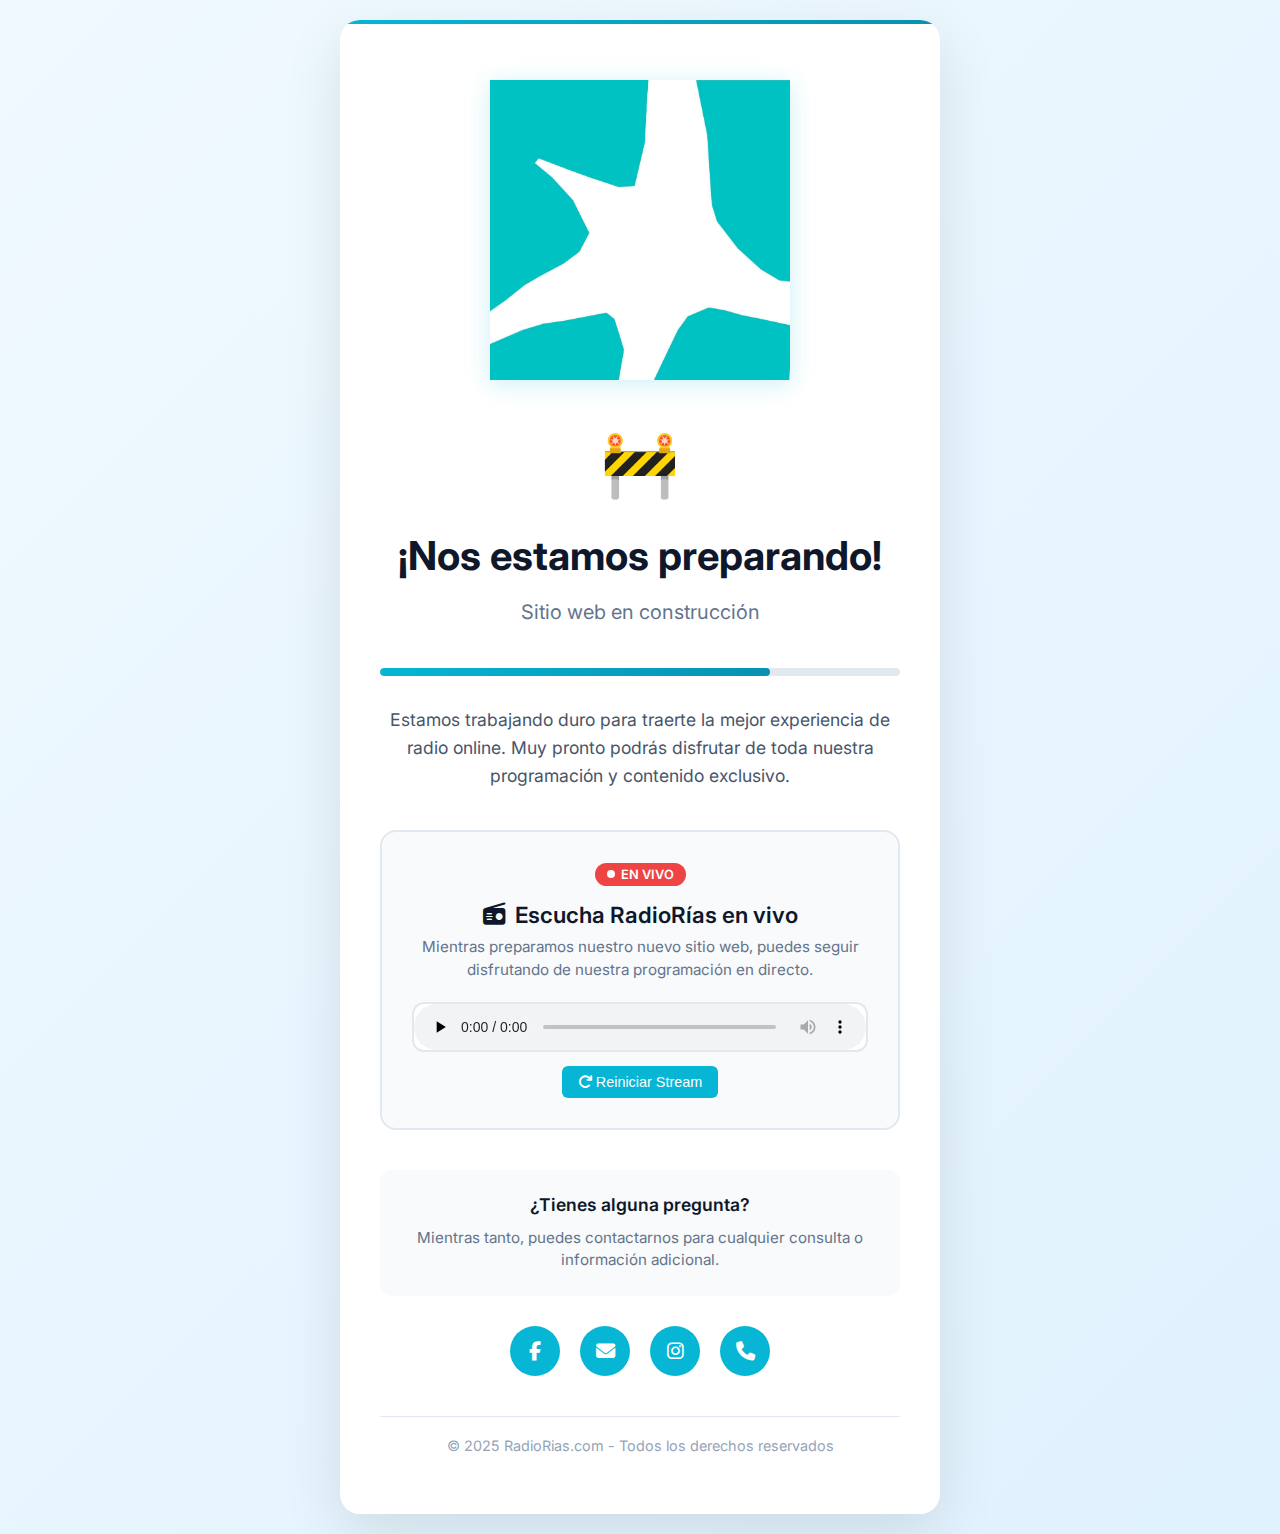
<file: index.html>
<!DOCTYPE html>
<html lang="es">
<head>
    <meta charset="UTF-8">
    <meta name="viewport" content="width=device-width, initial-scale=1.0">
    <title>RadioRias.com - Sitio en Construcción</title>
    <meta name="description" content="RadioRias.com se está preparando. Sitio web en construcción.">
    <link rel="preconnect" href="https://fonts.googleapis.com">
    <link rel="preconnect" href="https://fonts.gstatic.com" crossorigin>
    <link href="https://fonts.googleapis.com/css2?family=Inter:wght@400;600;700&display=swap" rel="stylesheet">
    <link rel="stylesheet" href="https://cdnjs.cloudflare.com/ajax/libs/font-awesome/6.5.0/css/all.min.css">
    <link rel="shortcut icon" href="assets/images/favicon.svg" />
    <style>
        * {
            margin: 0;
            padding: 0;
            box-sizing: border-box;
        }

        body {
            font-family: 'Inter', -apple-system, BlinkMacSystemFont, 'Segoe UI', Roboto, sans-serif;
            background: linear-gradient(135deg, #f0f9ff 0%, #e0f2fe 100%);
            min-height: 100vh;
            display: flex;
            align-items: center;
            justify-content: center;
            padding: 20px;
        }

        .container {
            text-align: center;
            max-width: 600px;
            width: 100%;
            background: white;
            border-radius: 20px;
            padding: 60px 40px;
            box-shadow: 0 20px 60px rgba(0, 0, 0, 0.1);
            position: relative;
            overflow: hidden;
        }

        .container::before {
            content: '';
            position: absolute;
            top: 0;
            left: 0;
            right: 0;
            height: 4px;
            background: linear-gradient(90deg, #06b6d4, #0891b2);
        }

        .logo {
            max-width: 300px;
            width: 100%;
            height: auto;
            margin-bottom: 40px;
            filter: drop-shadow(0 4px 12px rgba(6, 182, 212, 0.2));
        }

        .main-title {
            font-size: 2.5rem;
            font-weight: 700;
            color: #0f172a;
            margin-bottom: 16px;
            line-height: 1.2;
        }

        .subtitle {
            font-size: 1.25rem;
            color: #64748b;
            margin-bottom: 40px;
            font-weight: 400;
            line-height: 1.6;
        }

        .construction-icon {
            font-size: 4rem;
            margin-bottom: 30px;
            animation: bounce 2s infinite;
        }

        @keyframes bounce {
            0%, 20%, 50%, 80%, 100% {
                transform: translateY(0);
            }
            40% {
                transform: translateY(-10px);
            }
            60% {
                transform: translateY(-5px);
            }
        }

        .progress-bar {
            width: 100%;
            height: 8px;
            background-color: #e2e8f0;
            border-radius: 4px;
            overflow: hidden;
            margin-bottom: 30px;
        }

        .progress-fill {
            height: 100%;
            background: linear-gradient(90deg, #06b6d4, #0891b2);
            width: 75%;
            border-radius: 4px;
            animation: pulse 2s ease-in-out infinite alternate;
        }

        @keyframes pulse {
            0% {
                opacity: 0.8;
            }
            100% {
                opacity: 1;
            }
        }

        .message {
            font-size: 1.1rem;
            color: #475569;
            margin-bottom: 40px;
            line-height: 1.6;
        }

        /* Estilos mejorados para el reproductor de radio */
        .radio-player {
            background: #f8fafc;
            border-radius: 16px;
            padding: 30px;
            margin: 40px 0;
            border: 2px solid #e2e8f0;
            transition: all 0.3s ease;
        }

        .radio-player:hover {
            border-color: #06b6d4;
            box-shadow: 0 8px 25px rgba(6, 182, 212, 0.15);
        }

        .radio-title {
            font-size: 1.4rem;
            font-weight: 600;
            color: #0f172a;
            margin-bottom: 8px;
            display: flex;
            align-items: center;
            justify-content: center;
            gap: 10px;
        }

        .radio-subtitle {
            color: #64748b;
            font-size: 0.95rem;
            margin-bottom: 20px;
            line-height: 1.5;
        }

        .audio-player {
            width: 100%;
            height: 50px;
            border-radius: 12px;
            outline: none;
            background: white;
            border: 2px solid #e2e8f0;
            transition: all 0.3s ease;
        }

        .audio-player:focus {
            border-color: #06b6d4;
            box-shadow: 0 0 0 3px rgba(6, 182, 212, 0.1);
        }

        .live-indicator {
            display: inline-flex;
            align-items: center;
            gap: 6px;
            background: #ef4444;
            color: white;
            padding: 4px 12px;
            border-radius: 20px;
            font-size: 0.8rem;
            font-weight: 600;
            margin-bottom: 15px;
            animation: pulse-live 2s infinite;
        }

        .live-dot {
            width: 8px;
            height: 8px;
            background: white;
            border-radius: 50%;
            animation: blink 1.5s infinite;
        }

        @keyframes pulse-live {
            0%, 100% {
                opacity: 1;
            }
            50% {
                opacity: 0.8;
            }
        }

        @keyframes blink {
            0%, 50% {
                opacity: 1;
            }
            51%, 100% {
                opacity: 0.3;
            }
        }

        /* Estilos para mensajes de estado */
        .status-message {
            padding: 12px;
            border-radius: 8px;
            font-size: 0.9rem;
            margin-top: 10px;
            display: none;
            align-items: center;
            gap: 8px;
        }

        .status-loading {
            background: #fef3c7;
            border: 1px solid #fde68a;
            color: #d97706;
        }

        .status-error {
            background: #fef2f2;
            border: 1px solid #fecaca;
            color: #dc2626;
        }

        .status-success {
            background: #f0fdf4;
            border: 1px solid #bbf7d0;
            color: #16a34a;
        }

        .status-reconnecting {
            background: #eff6ff;
            border: 1px solid #bfdbfe;
            color: #2563eb;
        }

        .contact-info {
            background: #f8fafc;
            border-radius: 12px;
            padding: 24px;
            margin-top: 30px;
        }

        .contact-title {
            font-size: 1.1rem;
            font-weight: 600;
            color: #0f172a;
            margin-bottom: 12px;
        }

        .contact-text {
            color: #64748b;
            font-size: 0.95rem;
            line-height: 1.5;
        }

        .social-links {
            display: flex;
            justify-content: center;
            gap: 20px;
            margin-top: 30px;
        }

        .social-link {
            width: 50px;
            height: 50px;
            border-radius: 50%;
            background: #06b6d4;
            display: flex;
            align-items: center;
            justify-content: center;
            color: white;
            text-decoration: none;
            font-size: 1.2rem;
            transition: all 0.3s ease;
        }

        .social-link:hover {
            background: #0891b2;
            transform: translateY(-2px);
            box-shadow: 0 8px 20px rgba(6, 182, 212, 0.3);
        }

        .footer {
            margin-top: 40px;
            padding-top: 20px;
            border-top: 1px solid #e2e8f0;
            color: #94a3b8;
            font-size: 0.9rem;
        }

        @media (max-width: 640px) {
            .container {
                padding: 40px 24px;
                margin: 10px;
            }

            .main-title {
                font-size: 2rem;
            }

            .subtitle {
                font-size: 1.1rem;
            }

            .construction-icon {
                font-size: 3rem;
            }

            .logo {
                max-width: 250px;
            }

            .radio-player {
                padding: 20px;
                margin: 30px 0;
            }

            .radio-title {
                font-size: 1.2rem;
            }
        }
    </style>
</head>
<body>
    <div class="container">
        <img src="assets/images/radiomorrazo-logo.png" alt="RadioRias.com Logo" class="logo">
        
        <div class="construction-icon">🚧</div>
        
        <h1 class="main-title">¡Nos estamos preparando!</h1>
        <p class="subtitle">Sitio web en construcción</p>
        
        <div class="progress-bar">
            <div class="progress-fill"></div>
        </div>
        
        <p class="message">
            Estamos trabajando duro para traerte la mejor experiencia de radio online. 
            Muy pronto podrás disfrutar de toda nuestra programación y contenido exclusivo.
        </p>
        
        <!-- Reproductor de radio mejorado -->
        <div class="radio-player">
            <div class="live-indicator">
                <div class="live-dot"></div>
                EN VIVO
            </div>
            <h3 class="radio-title">
                <i class="fas fa-radio"></i>
                Escucha RadioRías en vivo
            </h3>
            <p class="radio-subtitle">
                Mientras preparamos nuestro nuevo sitio web, puedes seguir disfrutando de nuestra programación en directo.
            </p>
            
            <!-- Mensajes de estado -->
            <div class="status-message status-loading" id="statusLoading">
                <i class="fas fa-spinner fa-spin"></i>
                Conectando con la radio...
            </div>
            <div class="status-message status-success" id="statusSuccess">
                <i class="fas fa-check-circle"></i>
                Conectado - Reproduciendo en vivo
            </div>
            <div class="status-message status-error" id="statusError">
                <i class="fas fa-exclamation-triangle"></i>
                Error de conexión. Reintentando automáticamente...
            </div>
            <div class="status-message status-reconnecting" id="statusReconnecting">
                <i class="fas fa-sync fa-spin"></i>
                Reconectando... Intento <span id="reconnectCount">1</span>
            </div>
            
            <audio controls class="audio-player" id="radioPlayer" preload="none">
                <source src="proxy.php" type="audio/mpeg">
                Tu navegador no soporta el reproductor de audio.
            </audio>
        </div>
        
        <div class="contact-info">
            <h3 class="contact-title">¿Tienes alguna pregunta?</h3>
            <p class="contact-text">
                Mientras tanto, puedes contactarnos para cualquier consulta o información adicional.
            </p>
        </div>
        
        <div class="social-links">
            <a href="https://www.facebook.com/rmorrazo" class="social-link" title="Facebook" target="_blank"><i class="fab fa-facebook-f"></i></a>
            <a href="mailto:contacto@radiorias.com" class="social-link" title="Email"><i class="fas fa-envelope"></i></a>
            <a href="https://www.instagram.com/radiomorrazo" class="social-link" title="Instagram" target="_blank"><i class="fab fa-instagram"></i></a>
            <a href="tel:+34986123456" class="social-link" title="Teléfono"><i class="fas fa-phone"></i></a>
        </div>
        
        <div class="footer">
            <p>&copy; 2025 RadioRias.com - Todos los derechos reservados</p>
        </div>
    </div>

    <script>
        // Sistema de reconexión automática mejorado
        class RadioStreamManager {
            constructor() {
                this.audioPlayer = document.getElementById('radioPlayer');
                this.statusLoading = document.getElementById('statusLoading');
                this.statusSuccess = document.getElementById('statusSuccess');
                this.statusError = document.getElementById('statusError');
                this.statusReconnecting = document.getElementById('statusReconnecting');
                this.reconnectCount = document.getElementById('reconnectCount');
                
                this.maxReconnectAttempts = 10;
                this.currentReconnectAttempt = 0;
                this.reconnectTimeout = null;
                this.isPlaying = false;
                this.wasPlayingBeforeError = false;
                
                this.init();
            }
            
            init() {
                this.setupEventListeners();
                console.log('[RadioRias] Sistema de streaming inicializado');
            }
            
            setupEventListeners() {
                // Eventos de carga
                this.audioPlayer.addEventListener('loadstart', () => {
                    console.log('[RadioRias] Iniciando carga del stream');
                    this.showStatus('loading');
                });
                
                this.audioPlayer.addEventListener('canplay', () => {
                    console.log('[RadioRias] Stream listo para reproducir');
                    this.showStatus('success');
                    this.currentReconnectAttempt = 0;
                });
                
                this.audioPlayer.addEventListener('play', () => {
                    console.log('[RadioRias] Reproducción iniciada');
                    this.isPlaying = true;
                    this.showStatus('success');
                });
                
                this.audioPlayer.addEventListener('pause', () => {
                    console.log('[RadioRias] Reproducción pausada');
                    this.isPlaying = false;
                });
                
                // Eventos de error
                this.audioPlayer.addEventListener('error', (e) => {
                    console.error('[RadioRias] Error en el reproductor:', e);
                    this.handleError();
                });
                
                this.audioPlayer.addEventListener('stalled', () => {
                    console.warn('[RadioRias] Stream interrumpido');
                    this.handleError();
                });
                
                this.audioPlayer.addEventListener('suspend', () => {
                    console.warn('[RadioRias] Stream suspendido');
                    if (this.isPlaying) {
                        this.handleError();
                    }
                });
                
                // Evento de fin (no debería ocurrir en streaming)
                this.audioPlayer.addEventListener('ended', () => {
                    console.warn('[RadioRias] Stream terminado inesperadamente');
                    this.handleError();
                });
                
                // Detectar cuando se reanuda la reproducción después de un error
                this.audioPlayer.addEventListener('playing', () => {
                    console.log('[RadioRias] Reproducción reanudada');
                    this.showStatus('success');
                    this.currentReconnectAttempt = 0;
                });
            }
            
            showStatus(type) {
                // Ocultar todos los mensajes
                this.statusLoading.style.display = 'none';
                this.statusSuccess.style.display = 'none';
                this.statusError.style.display = 'none';
                this.statusReconnecting.style.display = 'none';
                
                // Mostrar el mensaje apropiado
                switch(type) {
                    case 'loading':
                        this.statusLoading.style.display = 'flex';
                        break;
                    case 'success':
                        this.statusSuccess.style.display = 'flex';
                        break;
                    case 'error':
                        this.statusError.style.display = 'flex';
                        break;
                    case 'reconnecting':
                        this.statusReconnecting.style.display = 'flex';
                        this.reconnectCount.textContent = this.currentReconnectAttempt;
                        break;
                }
            }
            
            handleError() {
                this.wasPlayingBeforeError = this.isPlaying;
                this.isPlaying = false;
                
                if (this.currentReconnectAttempt < this.maxReconnectAttempts) {
                    this.currentReconnectAttempt++;
                    console.log(`[RadioRias] Intento de reconexión ${this.currentReconnectAttempt}/${this.maxReconnectAttempts}`);
                    
                    this.showStatus('reconnecting');
                    
                    // Limpiar timeout anterior si existe
                    if (this.reconnectTimeout) {
                        clearTimeout(this.reconnectTimeout);
                    }
                    
                    // Calcular delay exponencial (1s, 2s, 4s, 8s, max 30s)
                    const delay = Math.min(1000 * Math.pow(2, this.currentReconnectAttempt - 1), 30000);
                    
                    this.reconnectTimeout = setTimeout(() => {
                        this.reconnect();
                    }, delay);
                } else {
                    console.error('[RadioRias] Máximo número de intentos de reconexión alcanzado');
                    this.showStatus('error');
                }
            }
            
            reconnect() {
                console.log('[RadioRias] Intentando reconectar...');
                
                // Crear nueva URL con timestamp para evitar cache
                const timestamp = new Date().getTime();
                const newSrc = `proxy.php?t=${timestamp}`;
                
                // Recargar el source
                this.audioPlayer.src = newSrc;
                this.audioPlayer.load();
                
                // Si estaba reproduciendo antes del error, intentar reproducir automáticamente
                if (this.wasPlayingBeforeError) {
                    setTimeout(() => {
                        this.audioPlayer.play().catch(e => {
                            console.warn('[RadioRias] No se pudo reproducir automáticamente:', e);
                        });
                    }, 1000);
                }
            }
            
            // Método público para reiniciar manualmente
            restart() {
                console.log('[RadioRias] Reinicio manual del stream');
                this.currentReconnectAttempt = 0;
                this.reconnect();
            }
        }
        
        // Inicializar cuando el DOM esté listo
        document.addEventListener('DOMContentLoaded', function() {
            window.radioManager = new RadioStreamManager();
            
            // Agregar botón de reinicio manual (opcional)
            const radioPlayer = document.querySelector('.radio-player');
            const restartButton = document.createElement('button');
            restartButton.innerHTML = '<i class="fas fa-redo"></i> Reiniciar Stream';
            restartButton.style.cssText = `
                background: #06b6d4;
                color: white;
                border: none;
                padding: 8px 16px;
                border-radius: 6px;
                font-size: 0.9rem;
                cursor: pointer;
                margin-top: 10px;
                transition: background 0.3s ease;
            `;
            restartButton.addEventListener('mouseover', () => {
                restartButton.style.background = '#0891b2';
            });
            restartButton.addEventListener('mouseout', () => {
                restartButton.style.background = '#06b6d4';
            });
            restartButton.addEventListener('click', () => {
                window.radioManager.restart();
            });
            
            radioPlayer.appendChild(restartButton);
        });
        
        // Detectar cuando la página se vuelve visible (para reconectar si es necesario)
        document.addEventListener('visibilitychange', function() {
            if (!document.hidden && window.radioManager) {
                console.log('[RadioRias] Página visible, verificando conexión');
                // Pequeño delay para verificar si el stream sigue funcionando
                setTimeout(() => {
                    const audio = window.radioManager.audioPlayer;
                    if (audio.paused && window.radioManager.wasPlayingBeforeError) {
                        console.log('[RadioRias] Reconectando después de cambio de visibilidad');
                        window.radioManager.reconnect();
                    }
                }, 2000);
            }
        });
    </script>
</body>
</html>
</file>
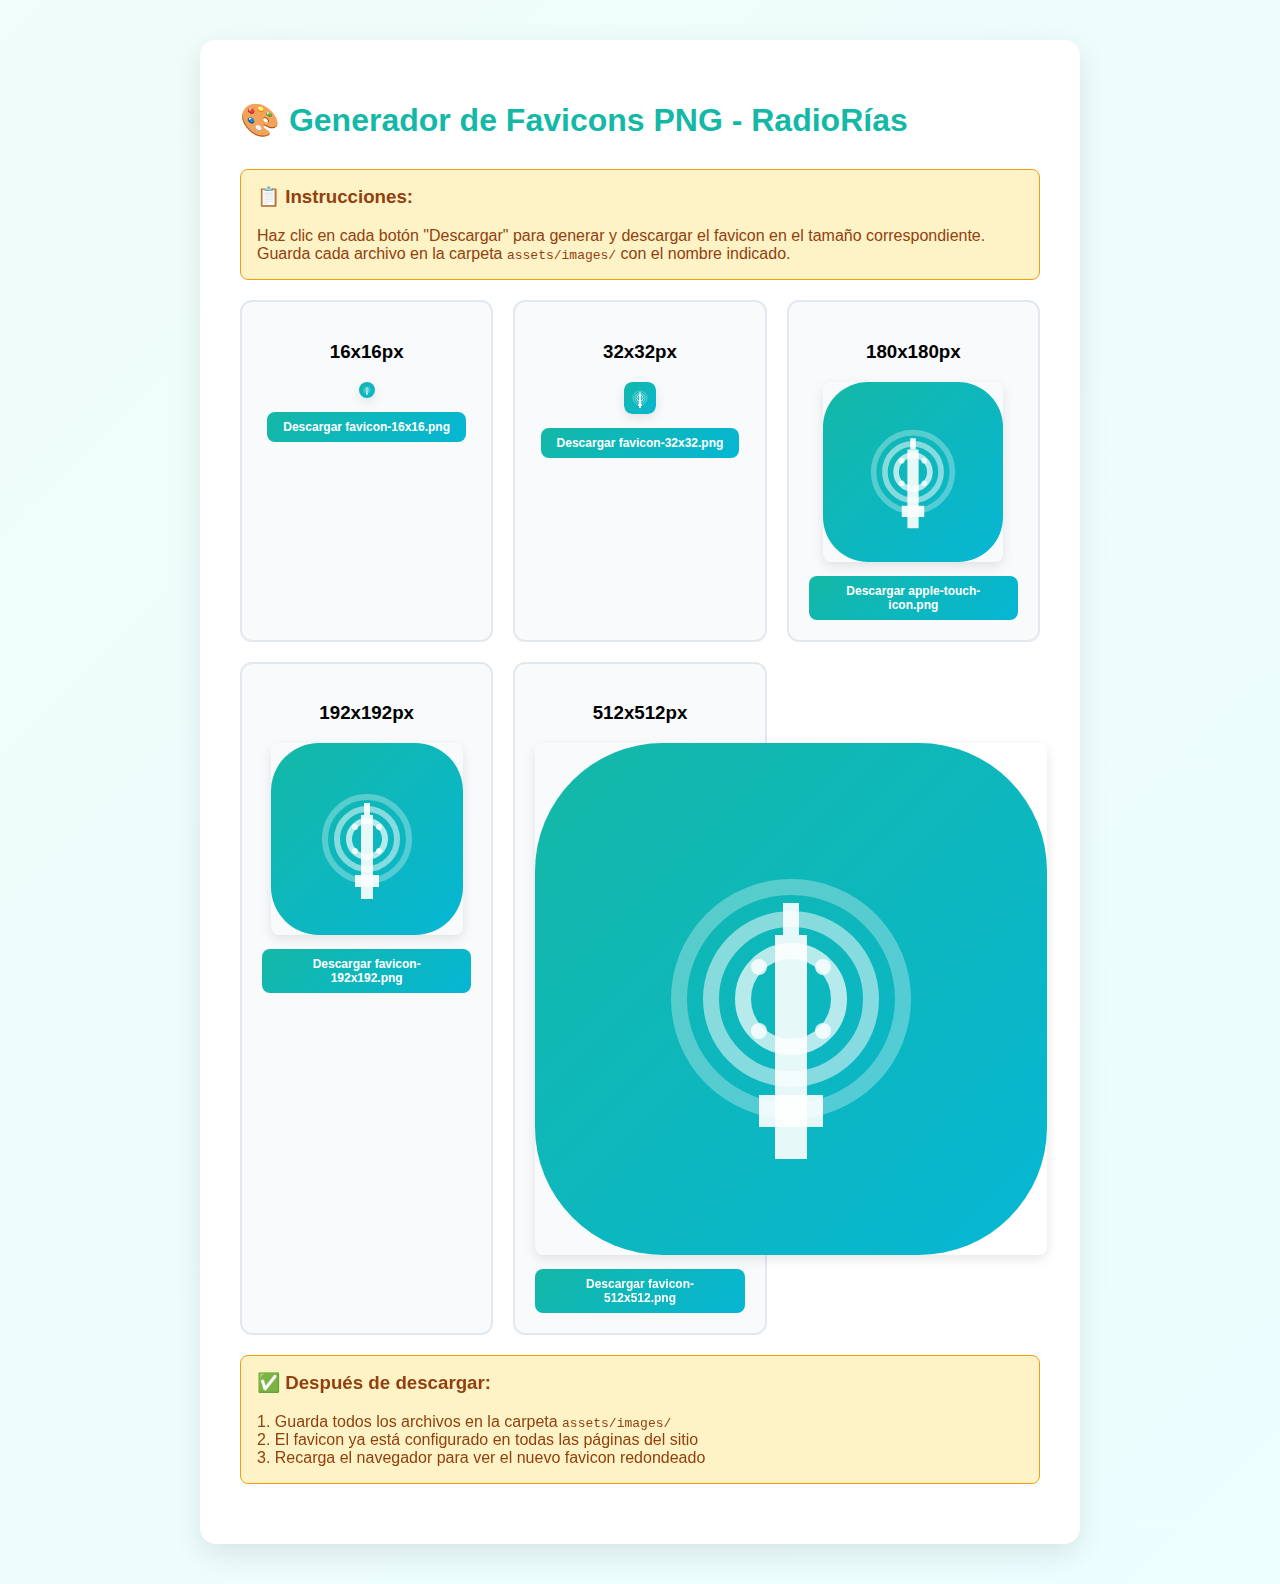
<file: generate-favicons.html>
<!DOCTYPE html>
<html lang="es">
<head>
    <meta charset="UTF-8">
    <meta name="viewport" content="width=device-width, initial-scale=1.0">
    <title>Generador de Favicons PNG - RadioRías</title>
    <style>
        body {
            font-family: 'Inter', sans-serif;
            background: linear-gradient(135deg, #f0fdfa 0%, #ecfeff 100%);
            margin: 0;
            padding: 40px 20px;
            min-height: 100vh;
        }
        .container {
            max-width: 800px;
            margin: 0 auto;
            background: white;
            border-radius: 16px;
            padding: 40px;
            box-shadow: 0 10px 30px rgba(0, 0, 0, 0.1);
        }
        .favicon-grid {
            display: grid;
            grid-template-columns: repeat(auto-fit, minmax(200px, 1fr));
            gap: 20px;
            margin: 20px 0;
        }
        .favicon-item {
            text-align: center;
            padding: 20px;
            background: #f8fafc;
            border-radius: 12px;
            border: 2px solid #e2e8f0;
        }
        .favicon-item canvas {
            border-radius: 8px;
            box-shadow: 0 4px 12px rgba(0, 0, 0, 0.1);
        }
        .download-btn {
            background: linear-gradient(135deg, #14b8a6, #06b6d4);
            color: white;
            border: none;
            padding: 8px 16px;
            border-radius: 8px;
            font-size: 12px;
            font-weight: 600;
            cursor: pointer;
            margin-top: 10px;
            transition: all 0.3s ease;
        }
        .download-btn:hover {
            transform: translateY(-2px);
            box-shadow: 0 4px 12px rgba(20, 184, 166, 0.4);
        }
        h1 {
            color: #14b8a6;
            margin-bottom: 30px;
        }
        .instructions {
            background: #fef3c7;
            border: 1px solid #f59e0b;
            border-radius: 8px;
            padding: 16px;
            margin: 20px 0;
        }
        .instructions h3 {
            color: #92400e;
            margin-top: 0;
        }
        .instructions p {
            color: #92400e;
            margin-bottom: 0;
        }
    </style>
</head>
<body>
    <div class="container">
        <h1>🎨 Generador de Favicons PNG - RadioRías</h1>
        
        <div class="instructions">
            <h3>📋 Instrucciones:</h3>
            <p>Haz clic en cada botón "Descargar" para generar y descargar el favicon en el tamaño correspondiente. 
            Guarda cada archivo en la carpeta <code>assets/images/</code> con el nombre indicado.</p>
        </div>
        
        <div class="favicon-grid">
            <div class="favicon-item">
                <h3>16x16px</h3>
                <canvas id="favicon-16" width="16" height="16"></canvas>
                <br>
                <button class="download-btn" onclick="downloadFavicon('favicon-16', 'favicon-16x16.png')">
                    Descargar favicon-16x16.png
                </button>
            </div>
            
            <div class="favicon-item">
                <h3>32x32px</h3>
                <canvas id="favicon-32" width="32" height="32"></canvas>
                <br>
                <button class="download-btn" onclick="downloadFavicon('favicon-32', 'favicon-32x32.png')">
                    Descargar favicon-32x32.png
                </button>
            </div>
            
            <div class="favicon-item">
                <h3>180x180px</h3>
                <canvas id="favicon-180" width="180" height="180"></canvas>
                <br>
                <button class="download-btn" onclick="downloadFavicon('favicon-180', 'apple-touch-icon.png')">
                    Descargar apple-touch-icon.png
                </button>
            </div>
            
            <div class="favicon-item">
                <h3>192x192px</h3>
                <canvas id="favicon-192" width="192" height="192"></canvas>
                <br>
                <button class="download-btn" onclick="downloadFavicon('favicon-192', 'favicon-192x192.png')">
                    Descargar favicon-192x192.png
                </button>
            </div>
            
            <div class="favicon-item">
                <h3>512x512px</h3>
                <canvas id="favicon-512" width="512" height="512"></canvas>
                <br>
                <button class="download-btn" onclick="downloadFavicon('favicon-512', 'favicon-512x512.png')">
                    Descargar favicon-512x512.png
                </button>
            </div>
        </div>
        
        <div class="instructions">
            <h3>✅ Después de descargar:</h3>
            <p>1. Guarda todos los archivos en la carpeta <code>assets/images/</code><br>
            2. El favicon ya está configurado en todas las páginas del sitio<br>
            3. Recarga el navegador para ver el nuevo favicon redondeado</p>
        </div>
    </div>

    <script>
        // Función para dibujar el favicon en diferentes tamaños
        function drawFavicon(canvasId, size) {
            const canvas = document.getElementById(canvasId);
            const ctx = canvas.getContext('2d');
            
            // Limpiar canvas
            ctx.clearRect(0, 0, size, size);
            
            // Crear gradiente
            const gradient = ctx.createLinearGradient(0, 0, size, size);
            gradient.addColorStop(0, '#14b8a6');
            gradient.addColorStop(1, '#06b6d4');
            
            // Dibujar fondo redondeado
            const cornerRadius = size * 0.25; // 25% del tamaño para esquinas redondeadas
            ctx.fillStyle = gradient;
            ctx.beginPath();
            ctx.roundRect(0, 0, size, size, cornerRadius);
            ctx.fill();
            
            // Escalar elementos según el tamaño
            const scale = size / 32;
            const centerX = size / 2;
            const centerY = size / 2;
            
            // Dibujar torre de radio
            ctx.fillStyle = 'rgba(255, 255, 255, 0.9)';
            
            // Base de la torre
            const baseWidth = 4 * scale;
            const baseHeight = 2 * scale;
            const baseX = centerX - baseWidth / 2;
            const baseY = centerY + 6 * scale;
            ctx.fillRect(baseX, baseY, baseWidth, baseHeight);
            
            // Torre principal
            const towerWidth = 2 * scale;
            const towerHeight = 14 * scale;
            const towerX = centerX - towerWidth / 2;
            const towerY = centerY - 4 * scale;
            ctx.fillRect(towerX, towerY, towerWidth, towerHeight);
            
            // Antena superior
            const antennaWidth = 1 * scale;
            const antennaHeight = 2 * scale;
            const antennaX = centerX - antennaWidth / 2;
            const antennaY = centerY - 6 * scale;
            ctx.fillRect(antennaX, antennaY, antennaWidth, antennaHeight);
            
            // Ondas de radio
            ctx.strokeStyle = 'rgba(255, 255, 255, 0.7)';
            ctx.lineWidth = 1 * scale;
            
            // Onda 1
            ctx.beginPath();
            ctx.arc(centerX, centerY, 3 * scale, 0, 2 * Math.PI);
            ctx.stroke();
            
            // Onda 2
            ctx.strokeStyle = 'rgba(255, 255, 255, 0.5)';
            ctx.beginPath();
            ctx.arc(centerX, centerY, 5 * scale, 0, 2 * Math.PI);
            ctx.stroke();
            
            // Onda 3
            ctx.strokeStyle = 'rgba(255, 255, 255, 0.3)';
            ctx.beginPath();
            ctx.arc(centerX, centerY, 7 * scale, 0, 2 * Math.PI);
            ctx.stroke();
            
            // Puntos de señal
            ctx.fillStyle = 'rgba(255, 255, 255, 0.8)';
            const dotRadius = 0.5 * scale;
            
            // Puntos alrededor de la torre
            const dots = [
                {x: centerX - 2 * scale, y: centerY - 2 * scale},
                {x: centerX + 2 * scale, y: centerY - 2 * scale},
                {x: centerX - 2 * scale, y: centerY + 2 * scale},
                {x: centerX + 2 * scale, y: centerY + 2 * scale}
            ];
            
            dots.forEach(dot => {
                ctx.beginPath();
                ctx.arc(dot.x, dot.y, dotRadius, 0, 2 * Math.PI);
                ctx.fill();
            });
        }
        
        // Función para descargar el favicon
        function downloadFavicon(canvasId, filename) {
            const canvas = document.getElementById(canvasId);
            
            // Convertir canvas a blob para mejor compatibilidad
            canvas.toBlob(function(blob) {
                const url = URL.createObjectURL(blob);
                const link = document.createElement('a');
                link.download = filename;
                link.href = url;
                
                // Agregar al DOM temporalmente para asegurar la descarga
                document.body.appendChild(link);
                link.click();
                document.body.removeChild(link);
                
                // Limpiar el objeto URL
                URL.revokeObjectURL(url);
                
                // Mostrar mensaje de éxito
                alert(`Favicon ${filename} descargado exitosamente!`);
            }, 'image/png');
        }
        
        // Dibujar todos los favicons al cargar la página
        window.onload = function() {
            drawFavicon('favicon-16', 16);
            drawFavicon('favicon-32', 32);
            drawFavicon('favicon-180', 180);
            drawFavicon('favicon-192', 192);
            drawFavicon('favicon-512', 512);
        };
    </script>
</body>
</html>
</file>
